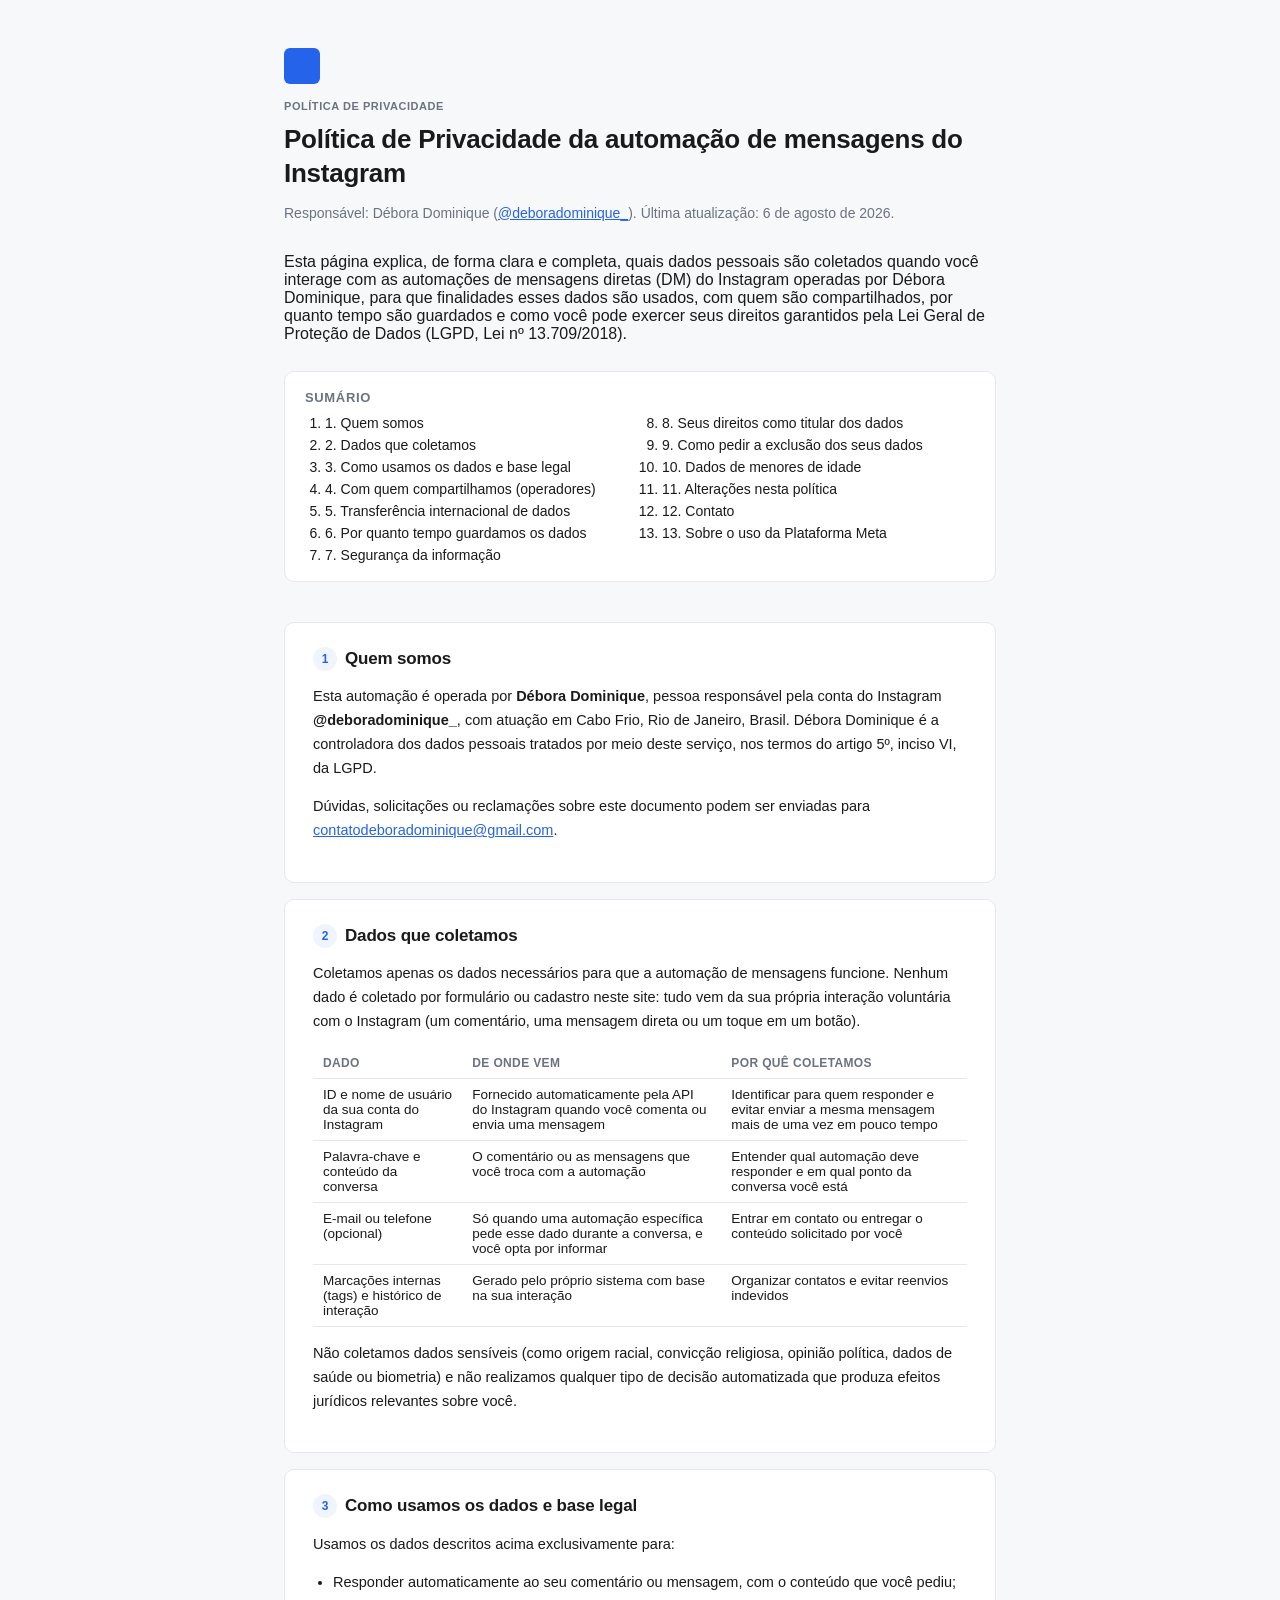
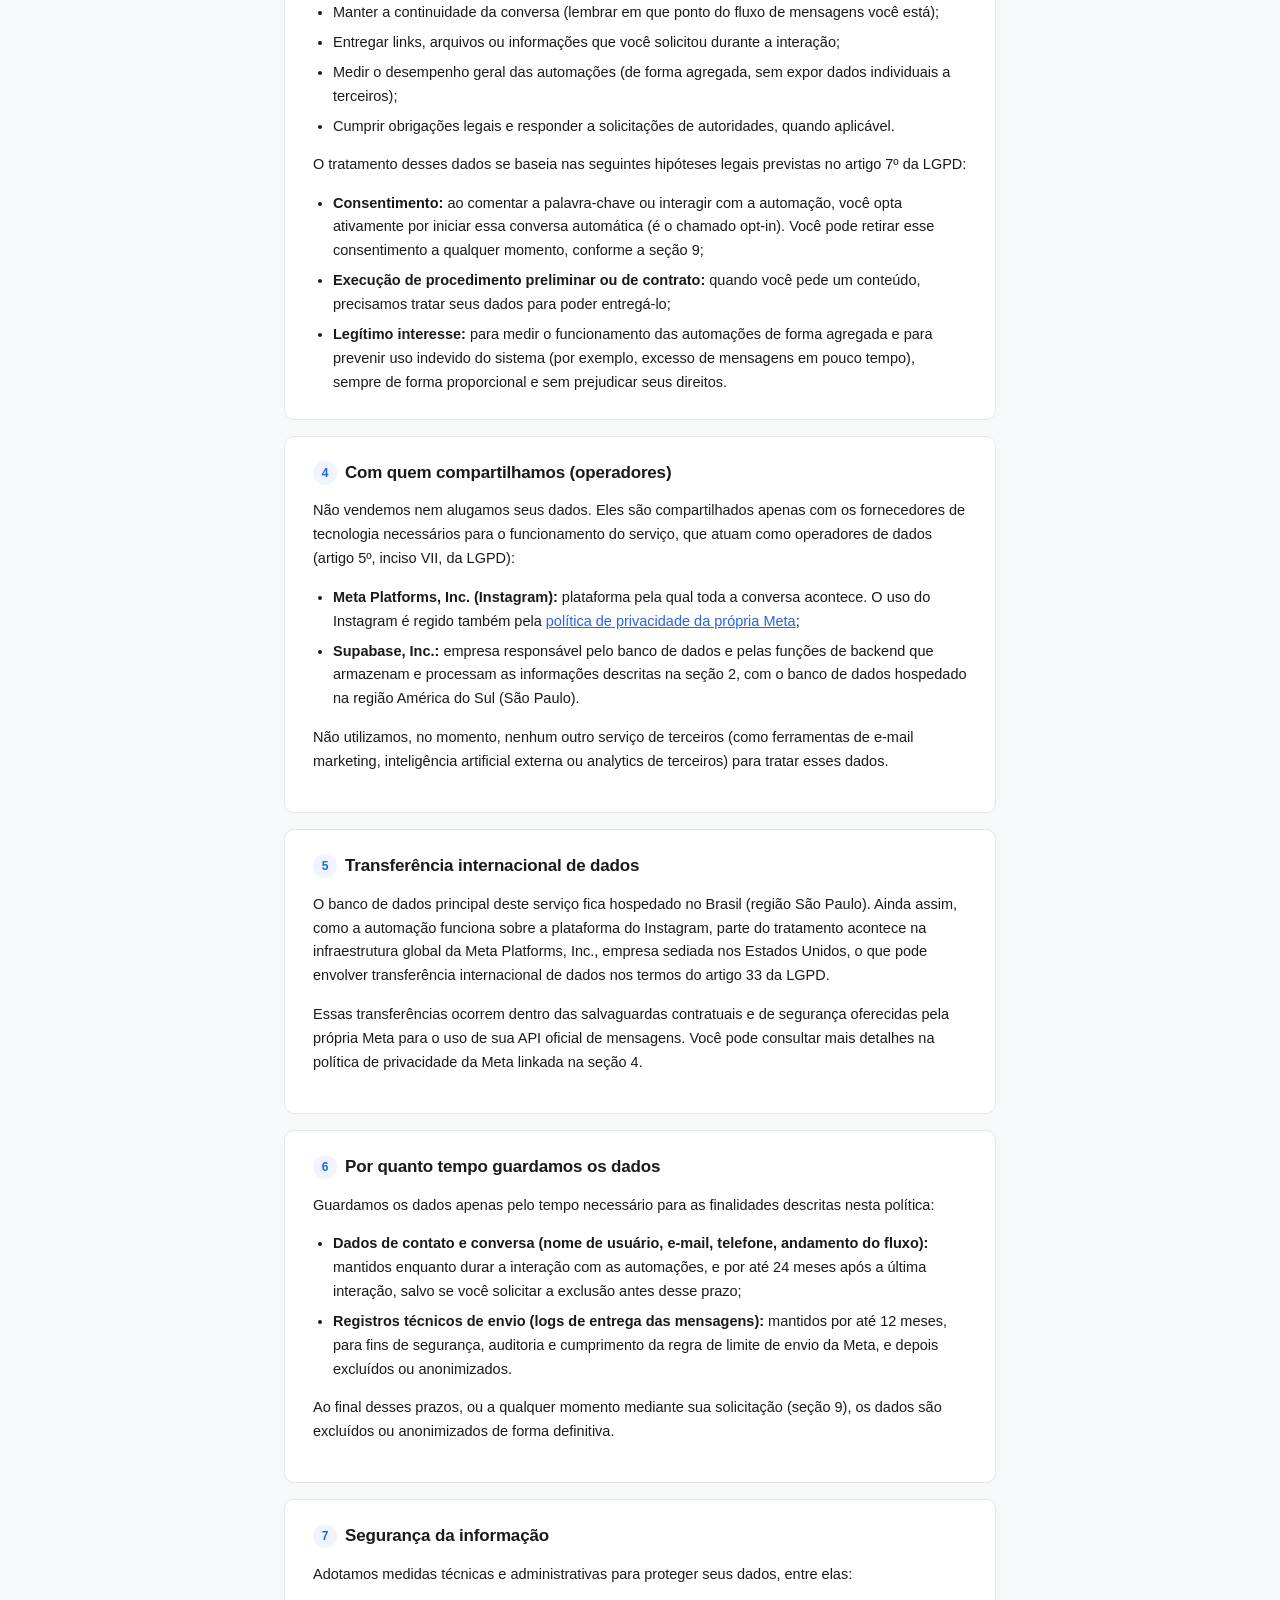
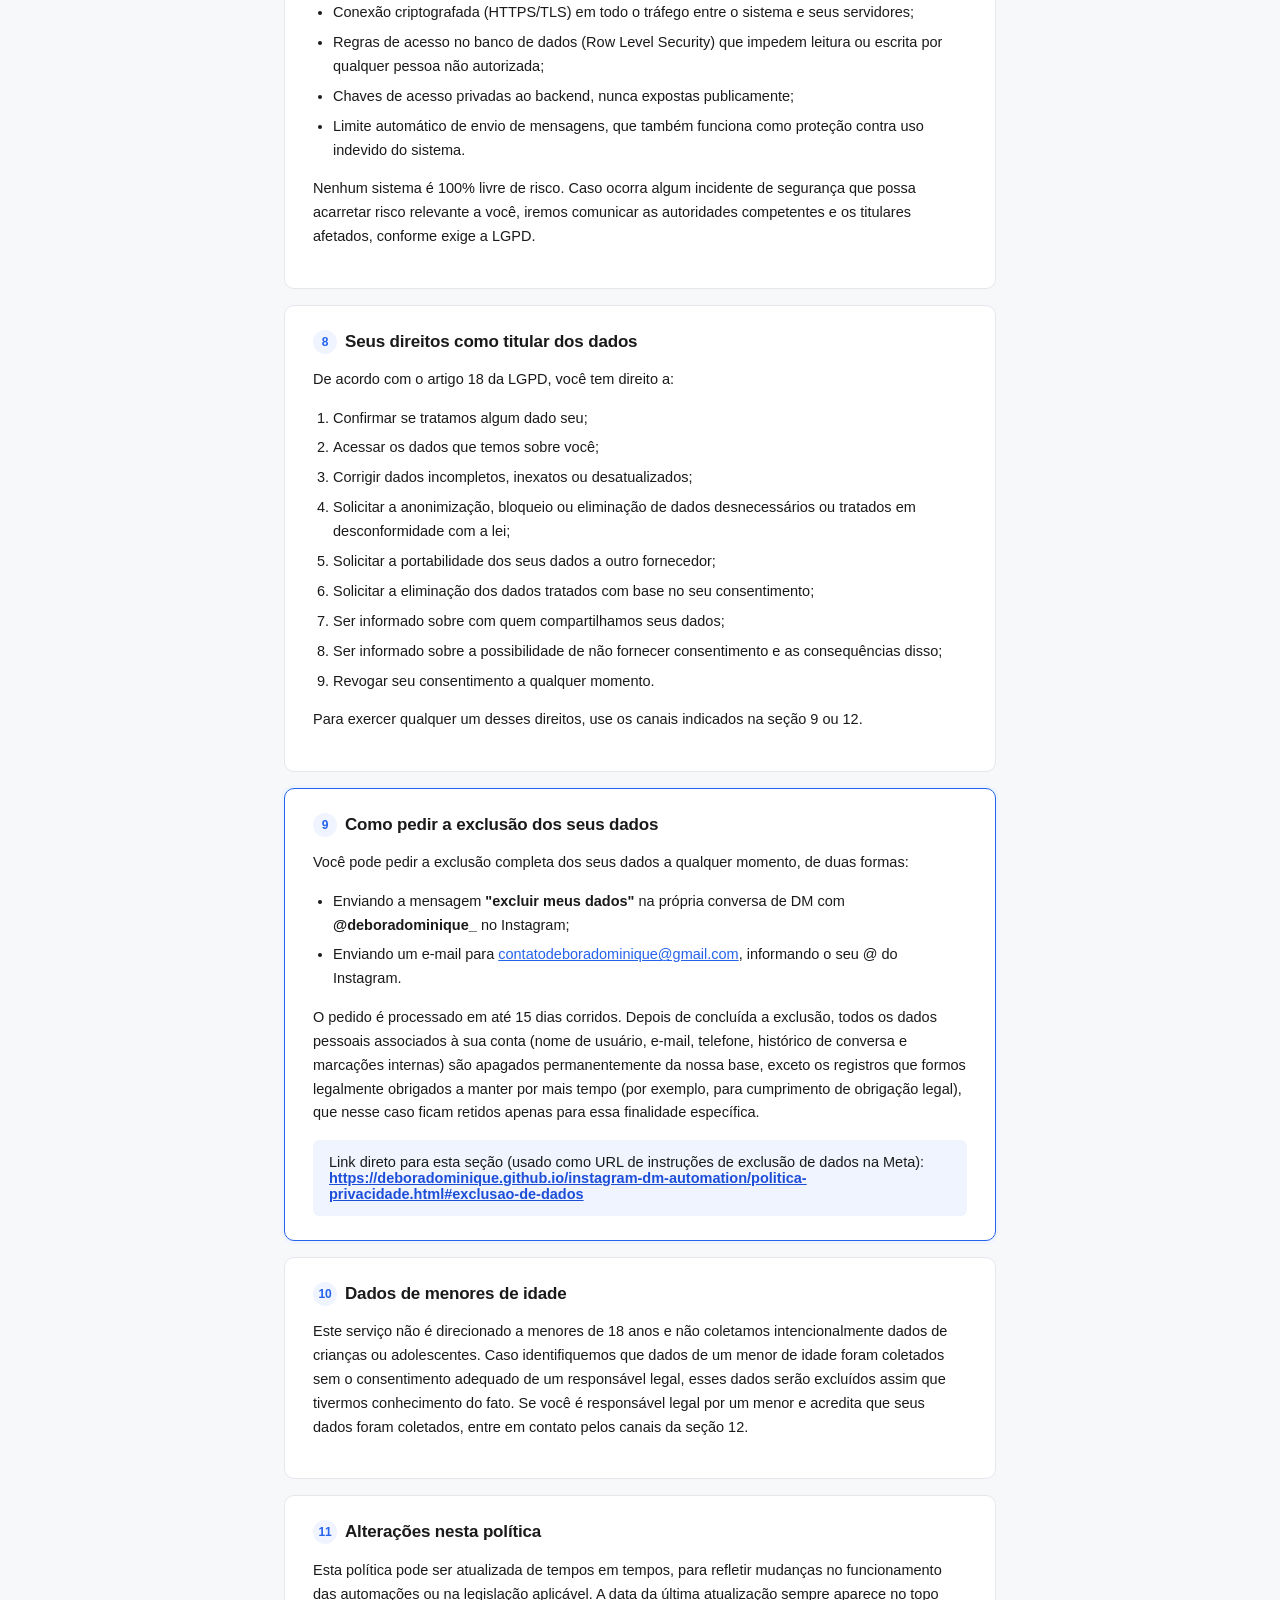
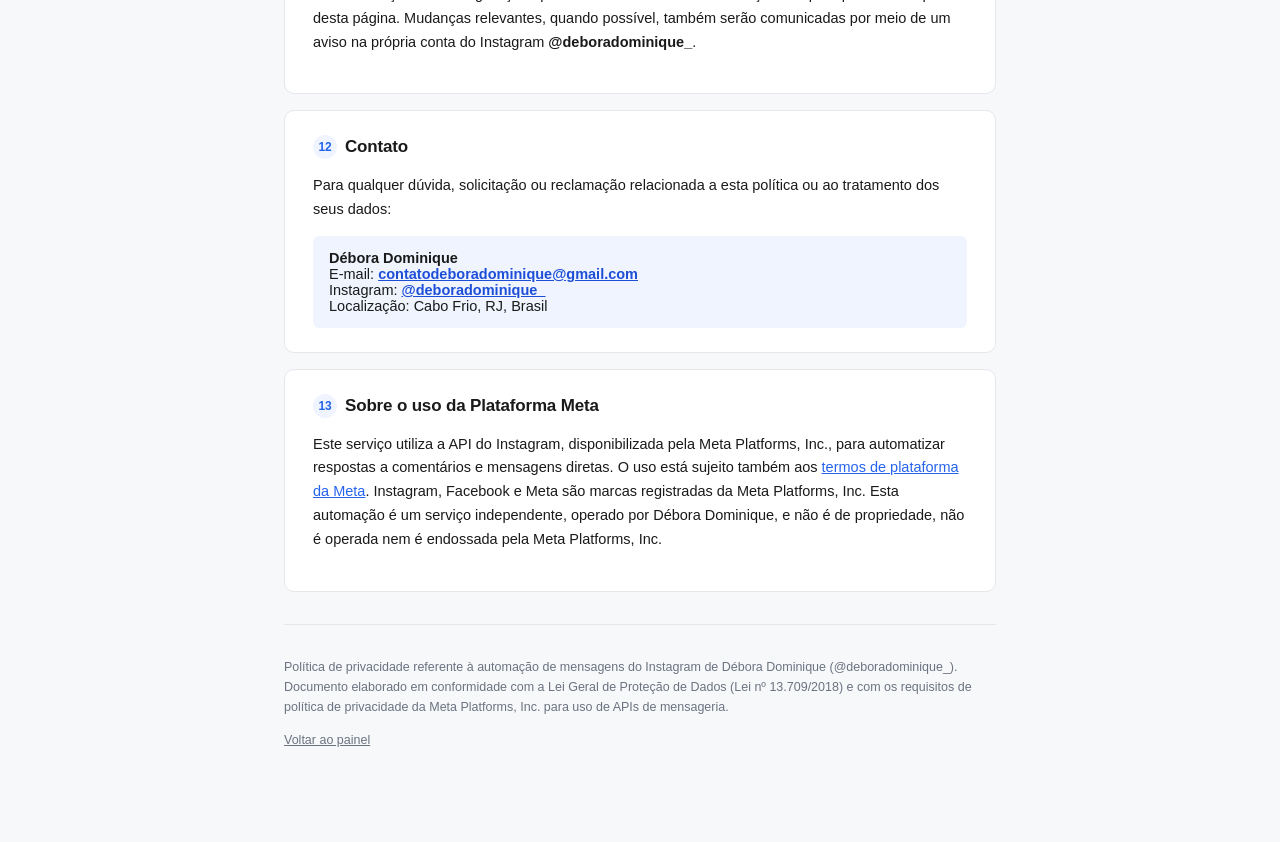
<file: politica-privacidade.html>
<!doctype html>
<html lang="pt-BR">
<head>
  <meta charset="UTF-8" />
  <meta name="viewport" content="width=device-width, initial-scale=1.0" />
  <title>Política de Privacidade | Automação de Instagram de Débora Dominique</title>
  <meta name="description" content="Política de privacidade da automação de mensagens diretas do Instagram operada por Débora Dominique (@deboradominique_): quais dados são coletados, como são usados e como solicitar a exclusão." />
  <meta name="robots" content="index, follow" />
  <link rel="stylesheet" href="css/styles.css" />
  <style>
    body {
      background: var(--cor-fundo-geral);
    }

    .pagina-politica {
      max-width: 760px;
      margin: 0 auto;
      padding: 48px 24px 80px;
    }

    .cabecalho-politica {
      margin-bottom: 32px;
    }

    .cabecalho-politica .logo-mini {
      width: 36px;
      height: 36px;
      border-radius: var(--raio-pequeno);
      background: var(--cor-destaque);
      margin-bottom: 16px;
    }

    .cabecalho-politica h1 {
      font-size: 26px;
      line-height: 1.3;
      margin-bottom: 8px;
    }

    .sumario {
      margin: 28px 0 40px;
      padding: 18px 20px;
      background: var(--cor-fundo);
      border: 1px solid var(--cor-borda);
      border-radius: var(--raio);
    }

    .sumario h2 {
      font-size: 13px;
      text-transform: uppercase;
      letter-spacing: 0.05em;
      color: var(--cor-texto-secundario);
      margin-bottom: 10px;
    }

    .sumario ol {
      margin: 0;
      padding-left: 20px;
      columns: 2;
      column-gap: 24px;
      font-size: 14px;
    }

    .sumario li {
      margin-bottom: 6px;
      break-inside: avoid;
    }

    .sumario a {
      text-decoration: none;
      color: var(--cor-texto);
    }

    .sumario a:hover {
      color: var(--cor-destaque);
    }

    .secao-politica {
      background: var(--cor-fundo);
      border: 1px solid var(--cor-borda);
      border-radius: var(--raio);
      padding: 24px 28px;
      margin-bottom: 16px;
      scroll-margin-top: 20px;
    }

    .secao-politica h2 {
      font-size: 17px;
      margin-bottom: 12px;
      display: flex;
      align-items: center;
      gap: 8px;
    }

    .secao-politica .numero {
      display: inline-flex;
      align-items: center;
      justify-content: center;
      width: 24px;
      height: 24px;
      border-radius: 50%;
      background: var(--cor-destaque-fraca);
      color: var(--cor-destaque);
      font-size: 12px;
      font-weight: 700;
      flex-shrink: 0;
    }

    .secao-politica p,
    .secao-politica li {
      font-size: 14.5px;
      line-height: 1.65;
      color: var(--cor-texto);
    }

    .secao-politica p + p {
      margin-top: 10px;
    }

    .secao-politica ul,
    .secao-politica ol.lista-direitos {
      margin: 10px 0 0;
      padding-left: 20px;
    }

    .secao-politica li + li {
      margin-top: 6px;
    }

    .secao-politica strong {
      font-weight: 600;
    }

    .secao-destaque {
      border-color: var(--cor-destaque);
      box-shadow: 0 0 0 3px var(--cor-destaque-fraca);
    }

    .tabela-dados {
      width: 100%;
      border-collapse: collapse;
      margin-top: 12px;
      font-size: 13.5px;
    }

    .tabela-dados th,
    .tabela-dados td {
      text-align: left;
      padding: 8px 10px;
      border-bottom: 1px solid var(--cor-borda);
      vertical-align: top;
    }

    .tabela-dados th {
      color: var(--cor-texto-secundario);
      font-weight: 600;
      font-size: 12px;
      text-transform: uppercase;
      letter-spacing: 0.03em;
    }

    .caixa-contato {
      background: var(--cor-destaque-fraca);
      border-radius: var(--raio-pequeno);
      padding: 14px 16px;
      margin-top: 12px;
      font-size: 14.5px;
    }

    .caixa-contato a {
      color: var(--cor-destaque-hover);
      font-weight: 600;
    }

    .rodape-politica {
      margin-top: 32px;
      padding-top: 20px;
      border-top: 1px solid var(--cor-borda);
      font-size: 12.5px;
      color: var(--cor-texto-secundario);
      line-height: 1.6;
    }

    .rodape-politica a {
      color: var(--cor-texto-secundario);
      text-decoration: underline;
    }

    @media (max-width: 600px) {
      .pagina-politica {
        padding: 32px 16px 60px;
      }
      .sumario ol {
        columns: 1;
      }
      .secao-politica {
        padding: 18px 18px;
      }
    }
  </style>
</head>
<body>
  <main class="pagina-politica">

    <header class="cabecalho-politica">
      <div class="logo-mini" aria-hidden="true"></div>
      <p class="rotulo">Política de privacidade</p>
      <h1>Política de Privacidade da automação de mensagens do Instagram</h1>
      <p class="subtitulo">
        Responsável: Débora Dominique (<a href="https://instagram.com/deboradominique_" target="_blank" rel="noopener">@deboradominique_</a>).
        Última atualização: 6 de agosto de 2026.
      </p>
    </header>

    <p>
      Esta página explica, de forma clara e completa, quais dados pessoais são coletados quando você interage com as
      automações de mensagens diretas (DM) do Instagram operadas por Débora Dominique, para que finalidades esses
      dados são usados, com quem são compartilhados, por quanto tempo são guardados e como você pode exercer seus
      direitos garantidos pela Lei Geral de Proteção de Dados (LGPD, Lei nº 13.709/2018).
    </p>

    <nav class="sumario" aria-label="Sumário da política">
      <h2>Sumário</h2>
      <ol>
        <li><a href="#quem-somos">1. Quem somos</a></li>
        <li><a href="#dados-coletados">2. Dados que coletamos</a></li>
        <li><a href="#uso-e-base-legal">3. Como usamos os dados e base legal</a></li>
        <li><a href="#operadores">4. Com quem compartilhamos (operadores)</a></li>
        <li><a href="#transferencia-internacional">5. Transferência internacional de dados</a></li>
        <li><a href="#retencao-e-exclusao">6. Por quanto tempo guardamos os dados</a></li>
        <li><a href="#seguranca">7. Segurança da informação</a></li>
        <li><a href="#seus-direitos">8. Seus direitos como titular dos dados</a></li>
        <li><a href="#exclusao-de-dados">9. Como pedir a exclusão dos seus dados</a></li>
        <li><a href="#dados-de-menores">10. Dados de menores de idade</a></li>
        <li><a href="#alteracoes">11. Alterações nesta política</a></li>
        <li><a href="#contato">12. Contato</a></li>
        <li><a href="#plataforma-meta">13. Sobre o uso da Plataforma Meta</a></li>
      </ol>
    </nav>

    <section id="quem-somos" class="secao-politica" aria-labelledby="titulo-quem-somos">
      <h2 id="titulo-quem-somos"><span class="numero">1</span> Quem somos</h2>
      <p>
        Esta automação é operada por <strong>Débora Dominique</strong>, pessoa responsável pela conta do Instagram
        <strong>@deboradominique_</strong>, com atuação em Cabo Frio, Rio de Janeiro, Brasil. Débora Dominique é a
        controladora dos dados pessoais tratados por meio deste serviço, nos termos do artigo 5º, inciso VI, da LGPD.
      </p>
      <p>
        Dúvidas, solicitações ou reclamações sobre este documento podem ser enviadas para
        <a href="mailto:contatodeboradominique@gmail.com">contatodeboradominique@gmail.com</a>.
      </p>
    </section>

    <section id="dados-coletados" class="secao-politica" aria-labelledby="titulo-dados-coletados">
      <h2 id="titulo-dados-coletados"><span class="numero">2</span> Dados que coletamos</h2>
      <p>
        Coletamos apenas os dados necessários para que a automação de mensagens funcione. Nenhum dado é coletado por
        formulário ou cadastro neste site: tudo vem da sua própria interação voluntária com o Instagram (um
        comentário, uma mensagem direta ou um toque em um botão).
      </p>
      <table class="tabela-dados">
        <thead>
          <tr>
            <th>Dado</th>
            <th>De onde vem</th>
            <th>Por quê coletamos</th>
          </tr>
        </thead>
        <tbody>
          <tr>
            <td>ID e nome de usuário da sua conta do Instagram</td>
            <td>Fornecido automaticamente pela API do Instagram quando você comenta ou envia uma mensagem</td>
            <td>Identificar para quem responder e evitar enviar a mesma mensagem mais de uma vez em pouco tempo</td>
          </tr>
          <tr>
            <td>Palavra-chave e conteúdo da conversa</td>
            <td>O comentário ou as mensagens que você troca com a automação</td>
            <td>Entender qual automação deve responder e em qual ponto da conversa você está</td>
          </tr>
          <tr>
            <td>E-mail ou telefone (opcional)</td>
            <td>Só quando uma automação específica pede esse dado durante a conversa, e você opta por informar</td>
            <td>Entrar em contato ou entregar o conteúdo solicitado por você</td>
          </tr>
          <tr>
            <td>Marcações internas (tags) e histórico de interação</td>
            <td>Gerado pelo próprio sistema com base na sua interação</td>
            <td>Organizar contatos e evitar reenvios indevidos</td>
          </tr>
        </tbody>
      </table>
      <p>
        Não coletamos dados sensíveis (como origem racial, convicção religiosa, opinião política, dados de saúde ou
        biometria) e não realizamos qualquer tipo de decisão automatizada que produza efeitos jurídicos relevantes
        sobre você.
      </p>
    </section>

    <section id="uso-e-base-legal" class="secao-politica" aria-labelledby="titulo-uso">
      <h2 id="titulo-uso"><span class="numero">3</span> Como usamos os dados e base legal</h2>
      <p>Usamos os dados descritos acima exclusivamente para:</p>
      <ul>
        <li>Responder automaticamente ao seu comentário ou mensagem, com o conteúdo que você pediu;</li>
        <li>Manter a continuidade da conversa (lembrar em que ponto do fluxo de mensagens você está);</li>
        <li>Entregar links, arquivos ou informações que você solicitou durante a interação;</li>
        <li>Medir o desempenho geral das automações (de forma agregada, sem expor dados individuais a terceiros);</li>
        <li>Cumprir obrigações legais e responder a solicitações de autoridades, quando aplicável.</li>
      </ul>
      <p>O tratamento desses dados se baseia nas seguintes hipóteses legais previstas no artigo 7º da LGPD:</p>
      <ul>
        <li>
          <strong>Consentimento:</strong> ao comentar a palavra-chave ou interagir com a automação, você opta
          ativamente por iniciar essa conversa automática (é o chamado opt-in). Você pode retirar esse consentimento
          a qualquer momento, conforme a seção 9;
        </li>
        <li>
          <strong>Execução de procedimento preliminar ou de contrato:</strong> quando você pede um conteúdo,
          precisamos tratar seus dados para poder entregá-lo;
        </li>
        <li>
          <strong>Legítimo interesse:</strong> para medir o funcionamento das automações de forma agregada e para
          prevenir uso indevido do sistema (por exemplo, excesso de mensagens em pouco tempo), sempre de forma
          proporcional e sem prejudicar seus direitos.
        </li>
      </ul>
    </section>

    <section id="operadores" class="secao-politica" aria-labelledby="titulo-operadores">
      <h2 id="titulo-operadores"><span class="numero">4</span> Com quem compartilhamos (operadores)</h2>
      <p>
        Não vendemos nem alugamos seus dados. Eles são compartilhados apenas com os fornecedores de tecnologia
        necessários para o funcionamento do serviço, que atuam como operadores de dados (artigo 5º, inciso VII, da
        LGPD):
      </p>
      <ul>
        <li>
          <strong>Meta Platforms, Inc. (Instagram):</strong> plataforma pela qual toda a conversa acontece. O uso do
          Instagram é regido também pela
          <a href="https://privacycenter.instagram.com/policy" target="_blank" rel="noopener">política de privacidade da própria Meta</a>;
        </li>
        <li>
          <strong>Supabase, Inc.:</strong> empresa responsável pelo banco de dados e pelas funções de backend que
          armazenam e processam as informações descritas na seção 2, com o banco de dados hospedado na região
          América do Sul (São Paulo).
        </li>
      </ul>
      <p>Não utilizamos, no momento, nenhum outro serviço de terceiros (como ferramentas de e-mail marketing, inteligência artificial externa ou analytics de terceiros) para tratar esses dados.</p>
    </section>

    <section id="transferencia-internacional" class="secao-politica" aria-labelledby="titulo-transferencia">
      <h2 id="titulo-transferencia"><span class="numero">5</span> Transferência internacional de dados</h2>
      <p>
        O banco de dados principal deste serviço fica hospedado no Brasil (região São Paulo). Ainda assim, como a
        automação funciona sobre a plataforma do Instagram, parte do tratamento acontece na infraestrutura global da
        Meta Platforms, Inc., empresa sediada nos Estados Unidos, o que pode envolver transferência internacional de
        dados nos termos do artigo 33 da LGPD.
      </p>
      <p>
        Essas transferências ocorrem dentro das salvaguardas contratuais e de segurança oferecidas pela própria Meta
        para o uso de sua API oficial de mensagens. Você pode consultar mais detalhes na política de privacidade da
        Meta linkada na seção 4.
      </p>
    </section>

    <section id="retencao-e-exclusao" class="secao-politica" aria-labelledby="titulo-retencao">
      <h2 id="titulo-retencao"><span class="numero">6</span> Por quanto tempo guardamos os dados</h2>
      <p>Guardamos os dados apenas pelo tempo necessário para as finalidades descritas nesta política:</p>
      <ul>
        <li>
          <strong>Dados de contato e conversa (nome de usuário, e-mail, telefone, andamento do fluxo):</strong>
          mantidos enquanto durar a interação com as automações, e por até 24 meses após a última interação, salvo
          se você solicitar a exclusão antes desse prazo;
        </li>
        <li>
          <strong>Registros técnicos de envio (logs de entrega das mensagens):</strong> mantidos por até 12 meses,
          para fins de segurança, auditoria e cumprimento da regra de limite de envio da Meta, e depois excluídos ou
          anonimizados.
        </li>
      </ul>
      <p>
        Ao final desses prazos, ou a qualquer momento mediante sua solicitação (seção 9), os dados são excluídos ou
        anonimizados de forma definitiva.
      </p>
    </section>

    <section id="seguranca" class="secao-politica" aria-labelledby="titulo-seguranca">
      <h2 id="titulo-seguranca"><span class="numero">7</span> Segurança da informação</h2>
      <p>Adotamos medidas técnicas e administrativas para proteger seus dados, entre elas:</p>
      <ul>
        <li>Conexão criptografada (HTTPS/TLS) em todo o tráfego entre o sistema e seus servidores;</li>
        <li>Regras de acesso no banco de dados (Row Level Security) que impedem leitura ou escrita por qualquer pessoa não autorizada;</li>
        <li>Chaves de acesso privadas ao backend, nunca expostas publicamente;</li>
        <li>Limite automático de envio de mensagens, que também funciona como proteção contra uso indevido do sistema.</li>
      </ul>
      <p>
        Nenhum sistema é 100% livre de risco. Caso ocorra algum incidente de segurança que possa acarretar risco
        relevante a você, iremos comunicar as autoridades competentes e os titulares afetados, conforme exige a LGPD.
      </p>
    </section>

    <section id="seus-direitos" class="secao-politica" aria-labelledby="titulo-direitos">
      <h2 id="titulo-direitos"><span class="numero">8</span> Seus direitos como titular dos dados</h2>
      <p>De acordo com o artigo 18 da LGPD, você tem direito a:</p>
      <ol class="lista-direitos">
        <li>Confirmar se tratamos algum dado seu;</li>
        <li>Acessar os dados que temos sobre você;</li>
        <li>Corrigir dados incompletos, inexatos ou desatualizados;</li>
        <li>Solicitar a anonimização, bloqueio ou eliminação de dados desnecessários ou tratados em desconformidade com a lei;</li>
        <li>Solicitar a portabilidade dos seus dados a outro fornecedor;</li>
        <li>Solicitar a eliminação dos dados tratados com base no seu consentimento;</li>
        <li>Ser informado sobre com quem compartilhamos seus dados;</li>
        <li>Ser informado sobre a possibilidade de não fornecer consentimento e as consequências disso;</li>
        <li>Revogar seu consentimento a qualquer momento.</li>
      </ol>
      <p>Para exercer qualquer um desses direitos, use os canais indicados na seção 9 ou 12.</p>
    </section>

    <section id="exclusao-de-dados" class="secao-politica secao-destaque" aria-labelledby="titulo-exclusao">
      <h2 id="titulo-exclusao"><span class="numero">9</span> Como pedir a exclusão dos seus dados</h2>
      <p>Você pode pedir a exclusão completa dos seus dados a qualquer momento, de duas formas:</p>
      <ul>
        <li>
          Enviando a mensagem <strong>"excluir meus dados"</strong> na própria conversa de DM com
          <strong>@deboradominique_</strong> no Instagram;
        </li>
        <li>
          Enviando um e-mail para
          <a href="mailto:contatodeboradominique@gmail.com?subject=Solicita%C3%A7%C3%A3o%20de%20exclus%C3%A3o%20de%20dados">contatodeboradominique@gmail.com</a>,
          informando o seu @ do Instagram.
        </li>
      </ul>
      <p>
        O pedido é processado em até 15 dias corridos. Depois de concluída a exclusão, todos os dados pessoais
        associados à sua conta (nome de usuário, e-mail, telefone, histórico de conversa e marcações internas) são
        apagados permanentemente da nossa base, exceto os registros que formos legalmente obrigados a manter por mais
        tempo (por exemplo, para cumprimento de obrigação legal), que nesse caso ficam retidos apenas para essa
        finalidade específica.
      </p>
      <div class="caixa-contato">
        Link direto para esta seção (usado como URL de instruções de exclusão de dados na Meta):
        <br />
        <a href="https://deboradominique.github.io/instagram-dm-automation/politica-privacidade.html#exclusao-de-dados">
          https://deboradominique.github.io/instagram-dm-automation/politica-privacidade.html#exclusao-de-dados
        </a>
      </div>
    </section>

    <section id="dados-de-menores" class="secao-politica" aria-labelledby="titulo-menores">
      <h2 id="titulo-menores"><span class="numero">10</span> Dados de menores de idade</h2>
      <p>
        Este serviço não é direcionado a menores de 18 anos e não coletamos intencionalmente dados de crianças ou
        adolescentes. Caso identifiquemos que dados de um menor de idade foram coletados sem o consentimento
        adequado de um responsável legal, esses dados serão excluídos assim que tivermos conhecimento do fato. Se
        você é responsável legal por um menor e acredita que seus dados foram coletados, entre em contato pelos
        canais da seção 12.
      </p>
    </section>

    <section id="alteracoes" class="secao-politica" aria-labelledby="titulo-alteracoes">
      <h2 id="titulo-alteracoes"><span class="numero">11</span> Alterações nesta política</h2>
      <p>
        Esta política pode ser atualizada de tempos em tempos, para refletir mudanças no funcionamento das
        automações ou na legislação aplicável. A data da última atualização sempre aparece no topo desta página.
        Mudanças relevantes, quando possível, também serão comunicadas por meio de um aviso na própria conta do
        Instagram <strong>@deboradominique_</strong>.
      </p>
    </section>

    <section id="contato" class="secao-politica" aria-labelledby="titulo-contato">
      <h2 id="titulo-contato"><span class="numero">12</span> Contato</h2>
      <p>Para qualquer dúvida, solicitação ou reclamação relacionada a esta política ou ao tratamento dos seus dados:</p>
      <div class="caixa-contato">
        <strong>Débora Dominique</strong><br />
        E-mail: <a href="mailto:contatodeboradominique@gmail.com">contatodeboradominique@gmail.com</a><br />
        Instagram: <a href="https://instagram.com/deboradominique_" target="_blank" rel="noopener">@deboradominique_</a><br />
        Localização: Cabo Frio, RJ, Brasil
      </div>
    </section>

    <section id="plataforma-meta" class="secao-politica" aria-labelledby="titulo-meta">
      <h2 id="titulo-meta"><span class="numero">13</span> Sobre o uso da Plataforma Meta</h2>
      <p>
        Este serviço utiliza a API do Instagram, disponibilizada pela Meta Platforms, Inc., para automatizar
        respostas a comentários e mensagens diretas. O uso está sujeito também aos
        <a href="https://developers.facebook.com/terms" target="_blank" rel="noopener">termos de plataforma da Meta</a>.
        Instagram, Facebook e Meta são marcas registradas da Meta Platforms, Inc. Esta automação é um serviço
        independente, operado por Débora Dominique, e não é de propriedade, não é operada nem é endossada pela Meta
        Platforms, Inc.
      </p>
    </section>

    <footer class="rodape-politica">
      <p>
        Política de privacidade referente à automação de mensagens do Instagram de Débora Dominique
        (@deboradominique_). Documento elaborado em conformidade com a Lei Geral de Proteção de Dados (Lei nº
        13.709/2018) e com os requisitos de política de privacidade da Meta Platforms, Inc. para uso de APIs de
        mensageria.
      </p>
      <p><a href="index.html">Voltar ao painel</a></p>
    </footer>

  </main>
</body>
</html>
</file>
<file: css/styles.css>
/* ============================================================================
   styles.css
   Sistema de design neutro e profissional, estilo Notion/Linear.
   A cor de destaque fica isolada em --cor-destaque, fácil de trocar aqui.
   ============================================================================ */

:root {
  --cor-fundo: #ffffff;
  --cor-fundo-geral: #f7f8fa;
  --cor-texto: #1a1a1a;
  --cor-texto-secundario: #6b7280;
  --cor-borda: #e5e7eb;
  --cor-destaque: #2563eb;
  --cor-destaque-hover: #1d4ed8;
  --cor-destaque-fraca: #eff4ff;

  --cor-sucesso: #16a34a;
  --cor-sucesso-fraca: #f0fdf4;
  --cor-atencao: #d97706;
  --cor-atencao-fraca: #fffbeb;
  --cor-erro: #dc2626;
  --cor-erro-fraca: #fef2f2;

  --raio: 10px;
  --raio-pequeno: 6px;
  --sombra: 0 1px 2px rgba(0, 0, 0, 0.04), 0 4px 12px rgba(0, 0, 0, 0.04);
  --sombra-grande: 0 8px 30px rgba(0, 0, 0, 0.12);

  --fonte: -apple-system, BlinkMacSystemFont, "Segoe UI", Roboto, Helvetica, Arial, sans-serif;
}

* {
  box-sizing: border-box;
}

html,
body {
  margin: 0;
  padding: 0;
  height: 100%;
}

body {
  font-family: var(--fonte);
  background: var(--cor-fundo-geral);
  color: var(--cor-texto);
  -webkit-font-smoothing: antialiased;
}

button,
input,
textarea,
select {
  font-family: inherit;
  font-size: inherit;
}

a {
  color: var(--cor-destaque);
}

.escondido {
  display: none !important;
}

/* ---------------------------------------------------------------------------
   Tipografia
   --------------------------------------------------------------------------- */
h1,
h2,
h3,
h4 {
  margin: 0;
  font-weight: 600;
  letter-spacing: -0.01em;
}

.titulo-pagina {
  font-size: 22px;
}

.subtitulo {
  font-size: 14px;
  color: var(--cor-texto-secundario);
}

.rotulo {
  font-size: 11px;
  text-transform: uppercase;
  letter-spacing: 0.05em;
  color: var(--cor-texto-secundario);
  font-weight: 600;
}

/* ---------------------------------------------------------------------------
   Botões
   --------------------------------------------------------------------------- */
.btn {
  display: inline-flex;
  align-items: center;
  justify-content: center;
  gap: 6px;
  padding: 9px 16px;
  border-radius: var(--raio-pequeno);
  border: 1px solid var(--cor-borda);
  background: var(--cor-fundo);
  color: var(--cor-texto);
  font-size: 14px;
  font-weight: 500;
  cursor: pointer;
  transition: background 0.15s, border-color 0.15s, transform 0.05s;
  white-space: nowrap;
}

.btn:hover {
  background: var(--cor-fundo-geral);
}

.btn:active {
  transform: scale(0.98);
}

.btn-primario {
  background: var(--cor-destaque);
  border-color: var(--cor-destaque);
  color: #fff;
}

.btn-primario:hover {
  background: var(--cor-destaque-hover);
  border-color: var(--cor-destaque-hover);
}

.btn-perigo {
  color: var(--cor-erro);
}

.btn-perigo:hover {
  background: var(--cor-erro-fraca);
  border-color: var(--cor-erro);
}

.btn-texto {
  border: none;
  background: none;
  color: var(--cor-texto-secundario);
  padding: 6px 8px;
}

.btn-texto:hover {
  color: var(--cor-texto);
  background: var(--cor-fundo-geral);
}

.btn-bloco {
  width: 100%;
}

.btn-pequeno {
  padding: 5px 10px;
  font-size: 13px;
}

/* ---------------------------------------------------------------------------
   Campos de formulário
   --------------------------------------------------------------------------- */
.campo {
  margin-bottom: 16px;
}

.campo label {
  display: block;
  font-size: 13px;
  font-weight: 500;
  margin-bottom: 6px;
}

.campo .ajuda {
  font-size: 12px;
  color: var(--cor-texto-secundario);
  margin-top: 4px;
}

input[type="text"],
input[type="email"],
input[type="password"],
input[type="url"],
textarea,
select {
  width: 100%;
  padding: 9px 12px;
  border: 1px solid var(--cor-borda);
  border-radius: var(--raio-pequeno);
  background: var(--cor-fundo);
  color: var(--cor-texto);
  outline: none;
  transition: border-color 0.15s, box-shadow 0.15s;
}

input:focus,
textarea:focus,
select:focus {
  border-color: var(--cor-destaque);
  box-shadow: 0 0 0 3px var(--cor-destaque-fraca);
}

textarea {
  resize: vertical;
  min-height: 70px;
  font-family: inherit;
}

.textarea-link {
  min-height: 60px;
  font-size: 13px;
  word-break: break-all;
}

/* interruptor (toggle) */
.interruptor {
  display: inline-flex;
  align-items: center;
  gap: 10px;
  cursor: pointer;
  user-select: none;
}

.interruptor input {
  display: none;
}

.interruptor .trilho {
  width: 40px;
  height: 22px;
  border-radius: 999px;
  background: var(--cor-borda);
  position: relative;
  transition: background 0.15s;
  flex-shrink: 0;
}

.interruptor .trilho::after {
  content: "";
  position: absolute;
  top: 2px;
  left: 2px;
  width: 18px;
  height: 18px;
  border-radius: 50%;
  background: #fff;
  transition: transform 0.15s;
  box-shadow: 0 1px 2px rgba(0, 0, 0, 0.2);
}

.interruptor input:checked + .trilho {
  background: var(--cor-destaque);
}

.interruptor input:checked + .trilho::after {
  transform: translateX(18px);
}

/* tags (palavras-chave) */
.campo-tags {
  display: flex;
  flex-wrap: wrap;
  gap: 6px;
  padding: 8px;
  border: 1px solid var(--cor-borda);
  border-radius: var(--raio-pequeno);
  background: var(--cor-fundo);
}

.campo-tags input {
  border: none;
  flex: 1;
  min-width: 120px;
  padding: 4px;
  box-shadow: none !important;
}

.tag {
  display: inline-flex;
  align-items: center;
  gap: 6px;
  padding: 4px 8px;
  background: var(--cor-destaque-fraca);
  color: var(--cor-destaque);
  border-radius: 999px;
  font-size: 13px;
}

.tag button {
  border: none;
  background: none;
  color: inherit;
  cursor: pointer;
  font-size: 14px;
  line-height: 1;
  padding: 0;
}

/* barra de emoji */
.barra-emoji {
  display: flex;
  gap: 4px;
  flex-wrap: wrap;
  margin-top: 6px;
}

.barra-emoji button {
  border: 1px solid var(--cor-borda);
  background: var(--cor-fundo);
  border-radius: var(--raio-pequeno);
  padding: 4px 8px;
  cursor: pointer;
  font-size: 15px;
}

.barra-emoji button:hover {
  background: var(--cor-fundo-geral);
}

/* ---------------------------------------------------------------------------
   Cartões
   --------------------------------------------------------------------------- */
.cartao {
  background: var(--cor-fundo);
  border: 1px solid var(--cor-borda);
  border-radius: var(--raio);
  box-shadow: var(--sombra);
  padding: 20px;
}

.grade-cartoes {
  display: grid;
  grid-template-columns: repeat(auto-fit, minmax(200px, 1fr));
  gap: 16px;
}

.cartao-numero {
  font-size: 28px;
  font-weight: 700;
  margin-top: 6px;
}

/* ---------------------------------------------------------------------------
   Avisos
   --------------------------------------------------------------------------- */
.aviso {
  display: flex;
  align-items: flex-start;
  gap: 10px;
  padding: 12px 14px;
  border-radius: var(--raio-pequeno);
  font-size: 13px;
  border: 1px solid transparent;
}

.aviso-info {
  background: var(--cor-destaque-fraca);
  color: var(--cor-destaque-hover);
  border-color: #c7d9fb;
}

.aviso-atencao {
  background: var(--cor-atencao-fraca);
  color: #92600a;
  border-color: #fde3b0;
}

.aviso-erro {
  background: var(--cor-erro-fraca);
  color: var(--cor-erro);
  border-color: #f8c9c9;
}

/* ---------------------------------------------------------------------------
   Tela de login
   --------------------------------------------------------------------------- */
.tela-login {
  min-height: 100vh;
  display: flex;
  align-items: center;
  justify-content: center;
  padding: 24px;
}

.caixa-login {
  width: 100%;
  max-width: 380px;
  background: var(--cor-fundo);
  border: 1px solid var(--cor-borda);
  border-radius: var(--raio);
  box-shadow: var(--sombra);
  padding: 32px;
}

.logo-login {
  width: 44px;
  height: 44px;
  border-radius: var(--raio-pequeno);
  background: var(--cor-destaque);
  margin-bottom: 20px;
}

.caixa-login h1 {
  font-size: 20px;
  margin-bottom: 4px;
}

.caixa-login .subtitulo {
  margin-bottom: 24px;
}

/* ---------------------------------------------------------------------------
   Shell do app (sidebar + conteúdo)
   --------------------------------------------------------------------------- */
.shell {
  display: flex;
  min-height: 100vh;
}

.sidebar {
  width: 232px;
  flex-shrink: 0;
  background: var(--cor-fundo);
  border-right: 1px solid var(--cor-borda);
  display: flex;
  flex-direction: column;
  padding: 16px 12px;
}

.sidebar .marca {
  display: flex;
  align-items: center;
  gap: 10px;
  padding: 8px;
  margin-bottom: 12px;
}

.sidebar .marca .ponto {
  width: 22px;
  height: 22px;
  border-radius: 6px;
  background: var(--cor-destaque);
}

.sidebar .marca span {
  font-weight: 600;
}

.nav-item {
  display: flex;
  align-items: center;
  gap: 10px;
  padding: 9px 10px;
  border-radius: var(--raio-pequeno);
  color: var(--cor-texto-secundario);
  cursor: pointer;
  font-size: 14px;
  font-weight: 500;
  margin-bottom: 2px;
}

.nav-item:hover {
  background: var(--cor-fundo-geral);
  color: var(--cor-texto);
}

.nav-item.ativo {
  background: var(--cor-destaque-fraca);
  color: var(--cor-destaque);
}

.nav-item .icone {
  width: 18px;
  text-align: center;
}

.sidebar-rodape {
  margin-top: auto;
  padding-top: 12px;
  border-top: 1px solid var(--cor-borda);
}

.conteudo {
  flex: 1;
  padding: 28px 32px;
  min-width: 0;
}

.cabecalho-pagina {
  display: flex;
  align-items: center;
  justify-content: space-between;
  margin-bottom: 20px;
  flex-wrap: wrap;
  gap: 12px;
}

/* menu mobile */
.botao-menu-mobile {
  display: none;
}

@media (max-width: 860px) {
  .shell {
    flex-direction: column;
  }
  .sidebar {
    width: 100%;
    flex-direction: row;
    align-items: center;
    border-right: none;
    border-bottom: 1px solid var(--cor-borda);
    padding: 10px 12px;
    overflow-x: auto;
  }
  .sidebar .marca {
    margin-bottom: 0;
  }
  .sidebar-nav {
    display: flex;
    gap: 4px;
  }
  .sidebar-rodape {
    margin-top: 0;
    padding-top: 0;
    border-top: none;
    margin-left: auto;
  }
  .conteudo {
    padding: 18px;
  }
}

/* ---------------------------------------------------------------------------
   Abas (Métricas / Automações)
   --------------------------------------------------------------------------- */
.abas {
  display: flex;
  gap: 4px;
  border-bottom: 1px solid var(--cor-borda);
  margin-bottom: 20px;
}

.aba {
  padding: 10px 6px;
  cursor: pointer;
  font-size: 14px;
  font-weight: 500;
  color: var(--cor-texto-secundario);
  border-bottom: 2px solid transparent;
  margin-bottom: -1px;
}

.aba:hover {
  color: var(--cor-texto);
}

.aba.ativa {
  color: var(--cor-destaque);
  border-bottom-color: var(--cor-destaque);
}

/* ---------------------------------------------------------------------------
   Estado vazio
   --------------------------------------------------------------------------- */
.estado-vazio {
  text-align: center;
  padding: 48px 24px;
  color: var(--cor-texto-secundario);
}

.estado-vazio .emoji {
  font-size: 36px;
  margin-bottom: 12px;
}

.estado-vazio h3 {
  color: var(--cor-texto);
  margin-bottom: 6px;
}

/* ---------------------------------------------------------------------------
   Lista de automações
   --------------------------------------------------------------------------- */
.lista-automacoes {
  display: flex;
  flex-direction: column;
  gap: 10px;
}

.item-automacao {
  display: flex;
  align-items: center;
  gap: 14px;
  padding: 14px 16px;
  background: var(--cor-fundo);
  border: 1px solid var(--cor-borda);
  border-radius: var(--raio);
}

.item-automacao .info {
  flex: 1;
  min-width: 0;
}

.item-automacao .nome {
  font-weight: 600;
  font-size: 14px;
}

.item-automacao .detalhe {
  font-size: 12px;
  color: var(--cor-texto-secundario);
  margin-top: 2px;
  white-space: nowrap;
  overflow: hidden;
  text-overflow: ellipsis;
}

.selo {
  font-size: 11px;
  font-weight: 600;
  padding: 3px 8px;
  border-radius: 999px;
}

.selo-ativa {
  background: var(--cor-sucesso-fraca);
  color: var(--cor-sucesso);
}

.selo-inativa {
  background: var(--cor-fundo-geral);
  color: var(--cor-texto-secundario);
}

/* ---------------------------------------------------------------------------
   Modal do editor de automação
   --------------------------------------------------------------------------- */
.modal-fundo {
  position: fixed;
  inset: 0;
  background: rgba(17, 20, 24, 0.45);
  display: flex;
  align-items: center;
  justify-content: center;
  z-index: 100;
  padding: 20px;
}

.modal-editor {
  width: 100%;
  max-width: 1080px;
  height: min(92vh, 780px);
  background: var(--cor-fundo);
  border-radius: var(--raio);
  box-shadow: var(--sombra-grande);
  display: flex;
  flex-direction: column;
  overflow: hidden;
}

.modal-editor-cabecalho {
  display: flex;
  align-items: center;
  justify-content: space-between;
  padding: 16px 20px;
  border-bottom: 1px solid var(--cor-borda);
  flex-shrink: 0;
}

.modal-editor-corpo {
  flex: 1;
  display: flex;
  overflow: hidden;
}

.modal-editor-formulario {
  flex: 1;
  overflow-y: auto;
  padding: 20px;
}

.modal-editor-preview {
  width: 320px;
  flex-shrink: 0;
  border-left: 1px solid var(--cor-borda);
  background: var(--cor-fundo-geral);
  padding: 24px 16px;
  overflow-y: auto;
  display: flex;
  flex-direction: column;
  align-items: center;
}

@media (max-width: 860px) {
  .modal-editor-corpo {
    flex-direction: column;
    overflow-y: auto;
  }
  .modal-editor-preview {
    width: 100%;
    border-left: none;
    border-top: 1px solid var(--cor-borda);
  }
}

.bloco-editor {
  border: 1px solid var(--cor-borda);
  border-radius: var(--raio);
  padding: 18px;
  margin-bottom: 18px;
}

.bloco-editor h3 {
  font-size: 15px;
  margin-bottom: 4px;
}

.bloco-editor .subtitulo {
  margin-bottom: 16px;
}

.linha-interruptor {
  display: flex;
  align-items: center;
  justify-content: space-between;
  margin-bottom: 14px;
}

.contador-caracteres {
  font-size: 11px;
  color: var(--cor-texto-secundario);
  text-align: right;
  margin-top: 4px;
}

/* mini-chat (construtor de sequência) */
.mensagem-referencia {
  padding: 10px 12px;
  background: var(--cor-fundo-geral);
  border: 1px dashed var(--cor-borda);
  border-radius: var(--raio-pequeno);
  font-size: 13px;
  margin-bottom: 14px;
}

.bloco-mensagem-fluxo {
  border: 1px solid var(--cor-borda);
  border-radius: var(--raio-pequeno);
  padding: 14px;
  margin-bottom: 12px;
  background: var(--cor-fundo);
}

.bloco-mensagem-fluxo .cabecalho-mensagem-fluxo {
  display: flex;
  justify-content: space-between;
  align-items: center;
  margin-bottom: 10px;
}

.bloco-botao-fluxo {
  border: 1px solid var(--cor-borda);
  border-radius: var(--raio-pequeno);
  padding: 10px;
  margin-bottom: 8px;
  background: var(--cor-fundo-geral);
}

.bloco-botao-fluxo .linha {
  display: flex;
  gap: 8px;
  margin-bottom: 8px;
}

.bloco-botao-fluxo .linha:last-child {
  margin-bottom: 0;
}

/* ---------------------------------------------------------------------------
   Mockup de celular (prévia ao vivo)
   --------------------------------------------------------------------------- */
.celular {
  width: 260px;
  background: #111318;
  border-radius: 32px;
  padding: 10px;
  box-shadow: var(--sombra-grande);
}

.celular-tela {
  background: #f2f3f5;
  border-radius: 22px;
  min-height: 420px;
  max-height: 60vh;
  overflow-y: auto;
  padding: 14px 10px;
  display: flex;
  flex-direction: column;
  gap: 10px;
}

.celular-topo {
  text-align: center;
  font-size: 11px;
  color: #9aa0aa;
  padding-bottom: 6px;
}

.bolha-dm {
  background: #fff;
  border-radius: 16px;
  border-bottom-left-radius: 4px;
  padding: 10px 12px;
  font-size: 13px;
  max-width: 88%;
  align-self: flex-start;
  box-shadow: 0 1px 1px rgba(0, 0, 0, 0.05);
}

.bolha-dm .texto-bolha {
  white-space: pre-wrap;
  word-break: break-word;
}

.bolha-dm .botoes-bolha {
  margin-top: 8px;
  display: flex;
  flex-direction: column;
  gap: 6px;
  border-top: 1px solid #eee;
  padding-top: 8px;
}

.bolha-dm .botao-bolha {
  text-align: center;
  font-size: 12.5px;
  font-weight: 600;
  color: var(--cor-destaque);
  padding: 7px;
  border-radius: 8px;
  background: #f5f8ff;
  display: flex;
  align-items: center;
  justify-content: center;
  gap: 4px;
}

.celular-vazio {
  text-align: center;
  color: #9aa0aa;
  font-size: 12px;
  padding: 40px 10px;
}

/* ---------------------------------------------------------------------------
   Placeholder "em breve" (calendário)
   --------------------------------------------------------------------------- */
.placeholder-em-breve {
  text-align: center;
  padding: 80px 24px;
}

.placeholder-em-breve .emoji {
  font-size: 44px;
  margin-bottom: 16px;
}

/* ---------------------------------------------------------------------------
   Mini gráfico de barras (métricas)
   --------------------------------------------------------------------------- */
.grafico-barras {
  display: flex;
  align-items: flex-end;
  gap: 4px;
  height: 90px;
  margin-top: 14px;
}

.barra {
  flex: 1;
  background: var(--cor-destaque-fraca);
  border-radius: 3px 3px 0 0;
  position: relative;
  min-height: 2px;
  cursor: default;
  transition: background 0.15s;
}

.barra:hover {
  background: var(--cor-destaque);
}

.barra:hover::after {
  content: attr(data-valor);
  position: absolute;
  bottom: 100%;
  left: 50%;
  transform: translateX(-50%);
  background: var(--cor-texto);
  color: #fff;
  font-size: 11px;
  padding: 2px 6px;
  border-radius: 4px;
  white-space: nowrap;
  margin-bottom: 4px;
}
</file>
